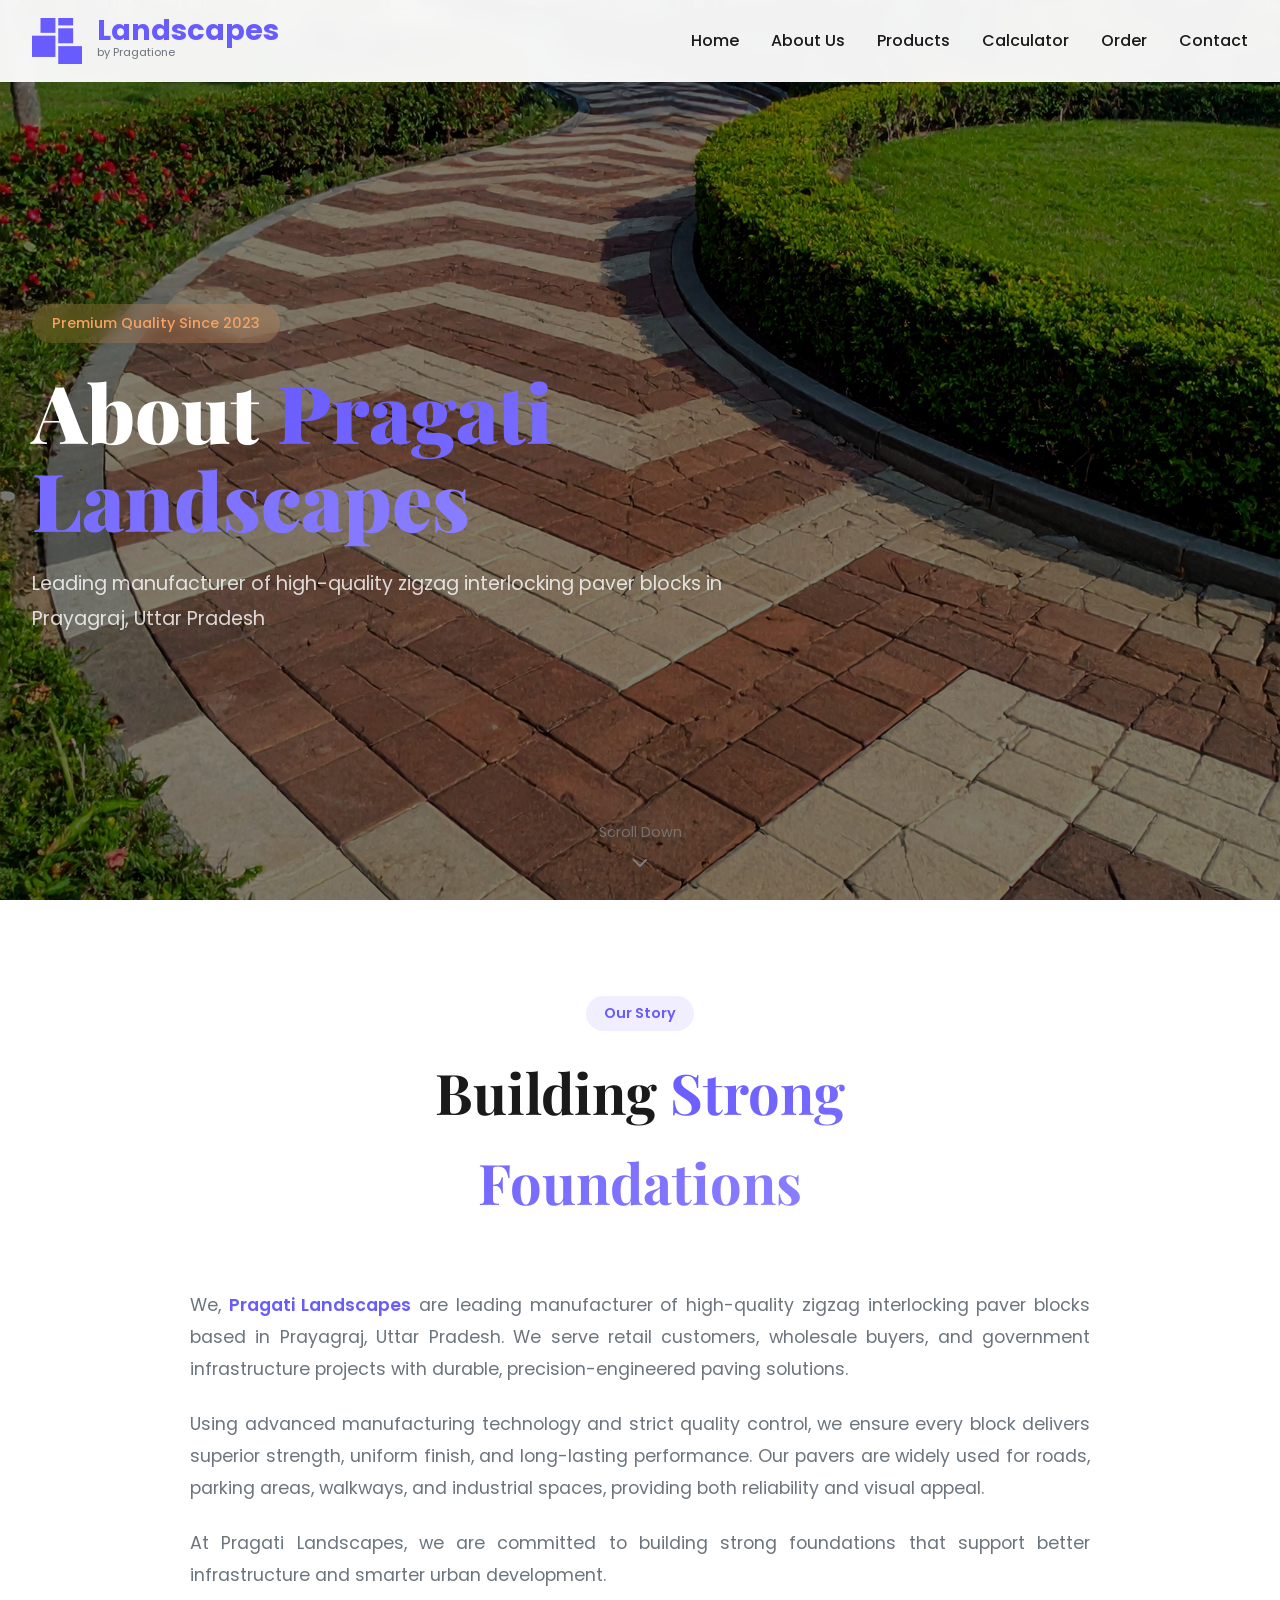
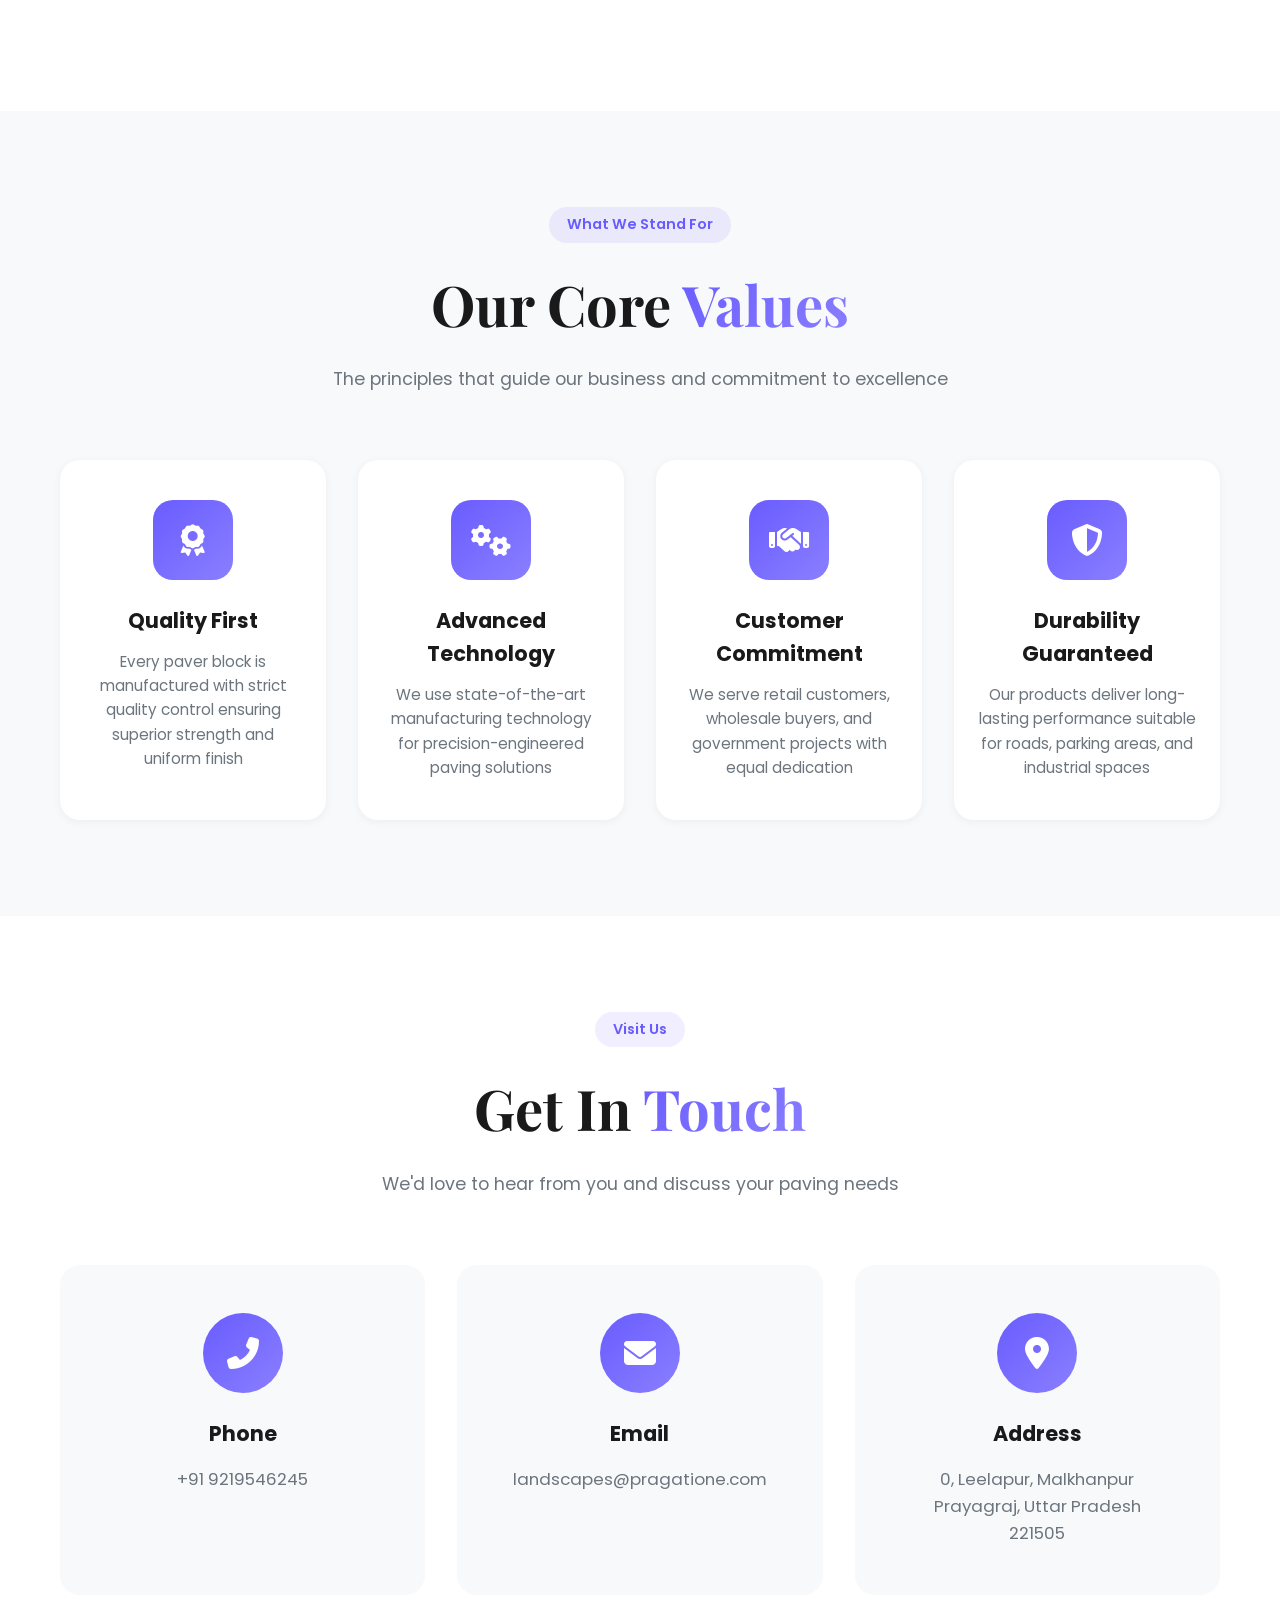
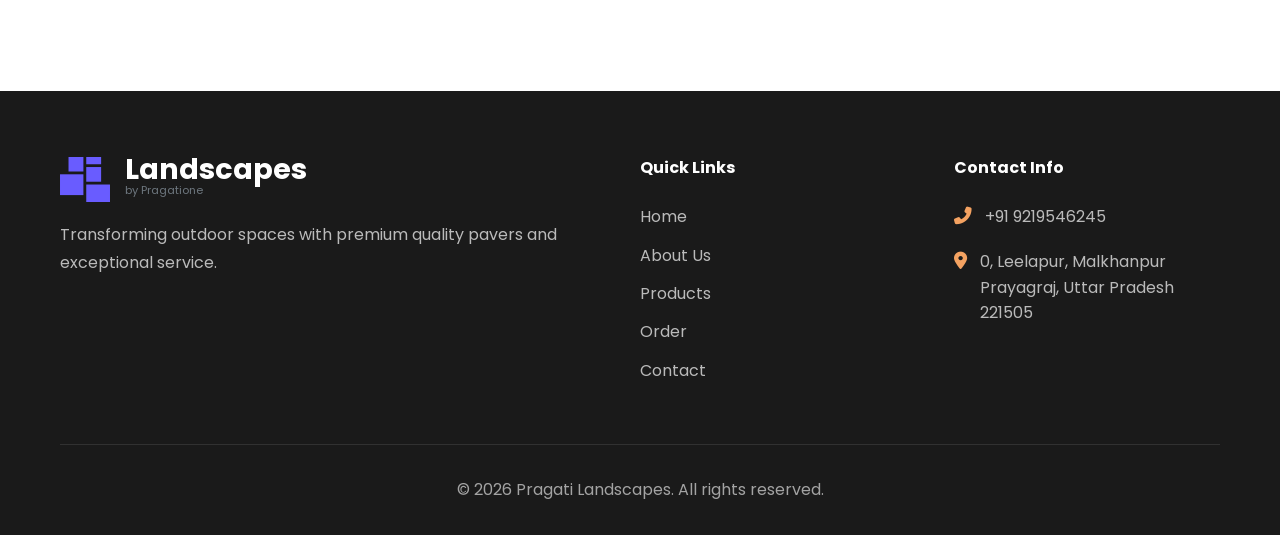
<file: about.html>
<!DOCTYPE html>
<html lang="en">
<head>
    <meta charset="UTF-8">
    <meta name="viewport" content="width=device-width, initial-scale=1.0">
    <title>About Us - Pragati Landscapes</title>

    <!-- Google Fonts -->
    <link href="https://fonts.googleapis.com/css2?family=Playfair+Display:wght@400;700;900&family=Poppins:wght@300;400;500;600;700&display=swap" rel="stylesheet">

    <!-- Font Awesome -->
    <link rel="stylesheet" href="https://cdnjs.cloudflare.com/ajax/libs/font-awesome/6.4.0/css/all.min.css">

    <!-- CSS -->
    <link rel="stylesheet" href="style.css">
</head>

<body>

<!-- ================= NAVIGATION ================= -->
<nav class="navbar">
    <div class="nav-container">
        <div class="logo">
            <img src="images/logo.svg" alt="Pragati Landscapes Logo" class="logo-icon">
            <span>Landscapes<br><small>by Pragatione</small></span>
        </div>
        <ul class="nav-menu">
            <li><a href="index.html#home" class="nav-link">Home</a></li>
            <li><a href="about.html" class="nav-link">About Us</a></li>
            <li><a href="index.html#products" class="nav-link">Products</a></li>
            <li><a href="index.html#calculator" class="nav-link">Calculator</a></li>
            <li><a href="index.html#order" class="nav-link">Order</a></li>
            <li><a href="index.html#contact" class="nav-link">Contact</a></li>
        </ul>
        <button class="nav-toggle" id="navToggle">
            <span></span>
            <span></span>
            <span></span>
        </button>
    </div>
</nav>

<!-- ================= ABOUT US HERO ================= -->
<section class="hero">
    <div class="hero-content">
        <div class="hero-text">
            <span class="hero-tag">Premium Quality Since 2023</span>
            <h1 class="hero-title">
                About <span class="gradient-text">Pragati Landscapes</span>
            </h1>
            <p class="hero-description">
                Leading manufacturer of high-quality zigzag interlocking paver blocks in Prayagraj, Uttar Pradesh
            </p>
        </div>
    </div>
    <div class="scroll-indicator">
        <span>Scroll Down</span>
        <i class="fas fa-chevron-down"></i>
    </div>
</section>

<!-- ================= ABOUT CONTENT ================= -->
<section class="about-section">
    <div class="container">
        <div class="about-content">
            <div class="about-text">
                <div class="section-header">
                    <span class="section-tag">Our Story</span>
                    <h2 class="section-title">Building <span class="gradient-text">Strong Foundations</span></h2>
                </div>
                <p class="about-paragraph">
                    We, <strong>Pragati Landscapes</strong> are leading manufacturer of high-quality zigzag interlocking paver blocks based in Prayagraj, Uttar Pradesh. We serve retail customers, wholesale buyers, and government infrastructure projects with durable, precision-engineered paving solutions.
                </p>
                <p class="about-paragraph">
                    Using advanced manufacturing technology and strict quality control, we ensure every block delivers superior strength, uniform finish, and long-lasting performance. Our pavers are widely used for roads, parking areas, walkways, and industrial spaces, providing both reliability and visual appeal.
                </p>
                <p class="about-paragraph">
                    At Pragati Landscapes, we are committed to building strong foundations that support better infrastructure and smarter urban development.
                </p>
            </div>
        </div>
    </div>
</section>

<!-- ================= OUR VALUES ================= -->
<section class="values-section">
    <div class="container">
        <div class="section-header">
            <span class="section-tag">What We Stand For</span>
            <h2 class="section-title">Our Core <span class="gradient-text">Values</span></h2>
            <p class="section-description">
                The principles that guide our business and commitment to excellence
            </p>
        </div>

        <div class="values-grid">
            <div class="value-card">
                <div class="value-icon">
                    <i class="fas fa-award"></i>
                </div>
                <h3>Quality First</h3>
                <p>Every paver block is manufactured with strict quality control ensuring superior strength and uniform finish</p>
            </div>

            <div class="value-card">
                <div class="value-icon">
                    <i class="fas fa-cogs"></i>
                </div>
                <h3>Advanced Technology</h3>
                <p>We use state-of-the-art manufacturing technology for precision-engineered paving solutions</p>
            </div>

            <div class="value-card">
                <div class="value-icon">
                    <i class="fas fa-handshake"></i>
                </div>
                <h3>Customer Commitment</h3>
                <p>We serve retail customers, wholesale buyers, and government projects with equal dedication</p>
            </div>

            <div class="value-card">
                <div class="value-icon">
                    <i class="fas fa-shield-alt"></i>
                </div>
                <h3>Durability Guaranteed</h3>
                <p>Our products deliver long-lasting performance suitable for roads, parking areas, and industrial spaces</p>
            </div>
        </div>
    </div>
</section>

<!-- ================= CONTACT INFO ================= -->
<section id="contact" class="contact-section">
    <div class="container">
        <div class="section-header">
            <span class="section-tag">Visit Us</span>
            <h2 class="section-title">Get In <span class="gradient-text">Touch</span></h2>
            <p class="section-description">
                We'd love to hear from you and discuss your paving needs
            </p>
        </div>

        <div class="contact-grid">
            <div class="contact-card">
                <div class="contact-icon">
                    <i class="fas fa-phone-alt"></i>
                </div>
                <h3>Phone</h3>
                <a href="tel:+919219546245">+91 9219546245</a>
            </div>

            <div class="contact-card">
                <div class="contact-icon">
                    <i class="fas fa-envelope"></i>
                </div>
                <h3>Email</h3>
                <a href="mailto:landscapes@pragatione.com">landscapes@pragatione.com</a>
            </div>

            <div class="contact-card">
                <div class="contact-icon">
                    <i class="fas fa-map-marker-alt"></i>
                </div>
                <h3>Address</h3>
                <p>0, Leelapur, Malkhanpur<br>Prayagraj, Uttar Pradesh<br>221505</p>
            </div>
        </div>
    </div>
</section>

<!-- ================= FOOTER ================= -->
<footer class="footer">
    <div class="container">
        <div class="footer-content">
            <div class="footer-brand">
                <div class="logo">
                    <img src="images/logo.svg" alt="Pragati Landscapes Logo" class="logo-icon">
                    <span>Landscapes<br><small>by Pragatione</small></span>
                </div>
                <p>Transforming outdoor spaces with premium quality pavers and exceptional service.</p>
            </div>

            <div class="footer-links">
                <h4>Quick Links</h4>
                <ul>
                    <li><a href="index.html#home">Home</a></li>
                    <li><a href="about.html">About Us</a></li>
                    <li><a href="index.html#products">Products</a></li>
                    <li><a href="index.html#order">Order</a></li>
                    <li><a href="index.html#contact">Contact</a></li>
                </ul>
            </div>

            <div class="footer-contact">
                <h4>Contact Info</h4>
                <div class="footer-contact-item">
                    <i class="fas fa-phone-alt"></i>
                    <a href="tel:+919219546245">+91 9219546245</a>
                </div>
                <div class="footer-contact-item">
                    <i class="fas fa-map-marker-alt"></i>
                    <span>0, Leelapur, Malkhanpur<br>Prayagraj, Uttar Pradesh<br>221505</span>
                </div>
            </div>
        </div>

        <div class="footer-bottom">
            <p>&copy; 2026 Pragati Landscapes. All rights reserved.</p>
        </div>
    </div>
</footer>

<!-- Scroll to Top Button -->
<button class="scroll-top" id="scrollTop">
    <i class="fas fa-arrow-up"></i>
</button>

<script src="main.js"></script>

</body>
</html>
</file>
<file: style.css>
/* ==================== GLOBAL STYLES ==================== */
* {
    margin: 0;
    padding: 0;
    box-sizing: border-box;
}

:root {
    --primary: #695CFF;
    --primary-light: #8A7FFF;
    --primary-dark: #4A3DCC;
    --secondary: #F4A261;
    --accent: #E76F51;
    --dark: #1a1a1a;
    --gray: #6c757d;
    --light: #f8f9fa;
    --white: #ffffff;
    --gradient: linear-gradient(135deg, #695CFF 0%, #8A7FFF 100%);
    --gradient-alt: linear-gradient(135deg, #F4A261 0%, #E76F51 100%);
    --shadow-sm: 0 2px 10px rgba(0, 0, 0, 0.05);
    --shadow-md: 0 4px 20px rgba(0, 0, 0, 0.1);
    --shadow-lg: 0 10px 40px rgba(0, 0, 0, 0.15);
}

html {
    scroll-behavior: smooth;
}

body {
    font-family: 'Poppins', sans-serif;
    line-height: 1.6;
    color: var(--dark);
    background: var(--white);
    overflow-x: hidden;
}

.container {
    max-width: 1200px;
    margin: 0 auto;
    padding: 0 20px;
}

.gradient-text {
    background: var(--gradient);
    -webkit-background-clip: text;
    -webkit-text-fill-color: transparent;
    background-clip: text;
}

/* ==================== NAVIGATION ==================== */
.navbar {
    position: fixed;
    top: 0;
    left: 0;
    width: 100%;
    z-index: 1000;
    background: rgba(255, 255, 255, 0.95);
    backdrop-filter: blur(10px);
    box-shadow: var(--shadow-sm);
    transition: all 0.3s ease;
}

.navbar.scrolled {
    background: rgba(255, 255, 255, 0.98);
    box-shadow: var(--shadow-md);
}

.nav-container {
    max-width: 1400px;
    margin: 0 auto;
    padding: 1rem 2rem;
    display: flex;
    justify-content: space-between;
    align-items: center;
}

.logo {
    display: flex;
    align-items: flex-start;
    gap: 15px;
    font-size: 1.8rem;
    font-weight: 700;
    color: var(--primary);
    line-height: 1.2;
}

.logo-icon {
    width: 50px;
    height: 50px;
    object-fit: contain;
    flex-shrink: 0;
}

.logo i {
    font-size: 2rem;
    color: var(--primary);
}

.logo span {
    display: flex;
    flex-direction: column;
    line-height: 1;
}

.logo small {
    font-size: 0.7rem;
    display: block;
    font-weight: 400;
    color: var(--gray);
    margin-top: 2px;
}

.nav-menu {
    display: flex;
    list-style: none;
    gap: 2rem;
}

.nav-link {
    text-decoration: none;
    color: var(--dark);
    font-weight: 500;
    transition: all 0.3s ease;
    position: relative;
}

.nav-link::after {
    content: '';
    position: absolute;
    bottom: -5px;
    left: 0;
    width: 0;
    height: 2px;
    background: var(--gradient);
    transition: width 0.3s ease;
}

.nav-link:hover {
    color: var(--primary);
}

.nav-link:hover::after {
    width: 100%;
}

.nav-toggle {
    display: none;
    flex-direction: column;
    gap: 5px;
    background: none;
    border: none;
    cursor: pointer;
}

.nav-toggle span {
    width: 25px;
    height: 3px;
    background: var(--primary);
    border-radius: 10px;
    transition: all 0.3s ease;
}

/* ==================== HERO SECTION ==================== */
.hero {
    position: relative;
    min-height: 100vh;
    display: flex;
    align-items: center;
    justify-content: center;
    background: url('images/garden-walkway.jpg') center/cover;
    overflow: hidden;
    padding-top: 80px;
}

.hero::before {
    content: '';
    position: absolute;
    top: 0;
    left: 0;
    right: 0;
    bottom: 0;
    background: rgba(0, 0, 0, 0.5);
    z-index: 1;
}

.hero-content {
    position: relative;
    z-index: 2;
    max-width: 1400px;
    padding: 2rem;
    width: 100%;
}

.hero-text {
    max-width: 700px;
    animation: fadeInUp 1s ease;
}

.hero-tag {
    display: inline-block;
    padding: 8px 20px;
    background: rgba(244, 162, 97, 0.2);
    color: var(--secondary);
    border-radius: 30px;
    font-size: 0.9rem;
    font-weight: 500;
    margin-bottom: 1.5rem;
    backdrop-filter: blur(10px);
}

.hero-title {
    font-family: 'Playfair Display', serif;
    font-size: clamp(3rem, 8vw, 5rem);
    font-weight: 900;
    line-height: 1.1;
    color: var(--white);
    margin-bottom: 1.5rem;
}

.hero-description {
    font-size: 1.2rem;
    color: rgba(255, 255, 255, 0.8);
    margin-bottom: 2.5rem;
    line-height: 1.8;
}

.hero-buttons {
    display: flex;
    gap: 1rem;
    flex-wrap: wrap;
}

.btn {
    display: inline-flex;
    align-items: center;
    gap: 10px;
    padding: 14px 32px;
    border-radius: 50px;
    text-decoration: none;
    font-weight: 600;
    transition: all 0.3s ease;
    border: none;
    cursor: pointer;
    font-size: 1rem;
}

.btn-primary {
    background: var(--gradient);
    color: var(--white);
    box-shadow: 0 4px 15px rgba(105, 92, 255, 0.3);
}

.btn-primary:hover {
    transform: translateY(-2px);
    box-shadow: 0 6px 25px rgba(105, 92, 255, 0.4);
}

.btn-secondary {
    background: var(--gradient);
    color: var(--white);
    backdrop-filter: blur(10px);
    transition: all 0.3s ease;
    border: 2px solid rgba(255, 255, 255, 0.3);
}

.btn-secondary:hover {
    background: var(--gradient);
    border-color: var(--white);
}

.btn-full {
    width: 100%;
    justify-content: center;
}

.hero-stats {
    display: grid;
    grid-template-columns: repeat(auto-fit, minmax(150px, 1fr));
    gap: 2rem;
    margin-top: 4rem;
}

.stat-card {
    text-align: center;
    padding: 2rem;
    background: rgba(255, 255, 255, 0.05);
    backdrop-filter: blur(10px);
    border-radius: 20px;
    border: 1px solid rgba(255, 255, 255, 0.1);
    transition: all 0.3s ease;
}

.stat-card:hover {
    background: rgba(255, 255, 255, 0.1);
    transform: translateY(-5px);
}

.stat-card i {
    font-size: 2.5rem;
    color: var(--secondary);
    margin-bottom: 1rem;
}

.stat-card h3 {
    font-size: 2.5rem;
    color: var(--white);
    margin-bottom: 0.5rem;
}

.stat-card p {
    color: rgba(255, 255, 255, 0.7);
    font-size: 0.95rem;
}

.scroll-indicator {
    position: absolute;
    bottom: 30px;
    left: 50%;
    transform: translateX(-50%);
    display: flex;
    flex-direction: column;
    align-items: center;
    gap: 10px;
    color: var(--white);
    animation: bounce 2s infinite;
}

.scroll-indicator span {
    font-size: 0.9rem;
    opacity: 0.8;
}

/* ==================== FEATURES ==================== */
.features {
    padding: 5rem 0;
    background: var(--light);
}

.feature-grid {
    display: grid;
    grid-template-columns: repeat(auto-fit, minmax(250px, 1fr));
    gap: 2rem;
}

.feature-card {
    text-align: center;
    padding: 2.5rem 1.5rem;
    background: var(--white);
    border-radius: 20px;
    box-shadow: var(--shadow-sm);
    transition: all 0.3s ease;
}

.feature-card:hover {
    transform: translateY(-10px);
    box-shadow: var(--shadow-lg);
}

.feature-icon {
    width: 80px;
    height: 80px;
    margin: 0 auto 1.5rem;
    display: flex;
    align-items: center;
    justify-content: center;
    background: var(--gradient);
    border-radius: 20px;
    color: var(--white);
    font-size: 2rem;
}

.feature-card h3 {
    font-size: 1.3rem;
    margin-bottom: 0.8rem;
    color: var(--dark);
}

.feature-card p {
    color: var(--gray);
    font-size: 0.95rem;
}

/* ==================== APPLICATIONS SECTION ==================== */
.applications-section {
    padding: 6rem 0;
    background: linear-gradient(135deg, #f8f9fa 0%, #ffffff 100%);
}

.applications-grid {
    display: grid;
    grid-template-columns: repeat(auto-fit, minmax(320px, 1fr));
    gap: 2.5rem;
}

.application-card {
    background: var(--white);
    border-radius: 20px;
    overflow: hidden;
    box-shadow: var(--shadow-md);
    transition: all 0.3s ease;
}

.application-card:hover {
    transform: translateY(-10px);
    box-shadow: var(--shadow-lg);
}

.application-image {
    height: 250px;
    overflow: hidden;
}

.application-image img {
    width: 100%;
    height: 100%;
    object-fit: cover;
    transition: transform 0.5s ease;
}

.application-card:hover .application-image img {
    transform: scale(1.1);
}

.application-content {
    padding: 2rem;
    text-align: center;
}

.application-icon {
    width: 70px;
    height: 70px;
    margin: -15px auto 1.5rem;
    display: flex;
    align-items: center;
    justify-content: center;
    background: var(--gradient);
    border-radius: 50%;
    color: var(--white);
    font-size: 1.8rem;
    box-shadow: 0 4px 15px rgba(105, 92, 255, 0.3);
}

.application-content h3 {
    font-size: 1.4rem;
    margin-bottom: 1rem;
    color: var(--dark);
    font-weight: 600;
}

.application-content p {
    color: var(--gray);
    font-size: 1rem;
    line-height: 1.7;
}

/* ==================== SECTION HEADERS ==================== */
.section-header {
    text-align: center;
    max-width: 700px;
    margin: 0 auto 4rem;
}

.section-tag {
    display: inline-block;
    padding: 6px 18px;
    background: rgba(105, 92, 255, 0.1);
    color: var(--primary);
    border-radius: 30px;
    font-size: 0.9rem;
    font-weight: 600;
    margin-bottom: 1rem;
}

.section-title {
    font-family: 'Playfair Display', serif;
    font-size: clamp(2.5rem, 5vw, 3.5rem);
    font-weight: 700;
    margin-bottom: 1rem;
    color: var(--dark);
}

.section-description {
    font-size: 1.1rem;
    color: var(--gray);
    line-height: 1.8;
}

/* ==================== PRODUCTS ==================== */
.products-section {
    padding: 6rem 0;
    background: var(--white);
}

.products-grid {
    display: grid;
    grid-template-columns: repeat(auto-fit, minmax(300px, 1fr));
    gap: 2.5rem;
}

.product-card {
    background: var(--white);
    border-radius: 20px;
    overflow: hidden;
    box-shadow: var(--shadow-sm);
    transition: all 0.3s ease;
}

.product-card:hover {
    transform: translateY(-10px);
    box-shadow: var(--shadow-lg);
}

.product-image {
    position: relative;
    overflow: hidden;
    height: 300px;
}

.product-image img {
    width: 100%;
    height: 100%;
    object-fit: cover;
    transition: transform 0.5s ease;
}

.product-card:hover .product-image img {
    transform: scale(1.1);
}

.product-overlay {
    position: absolute;
    inset: 0;
    background: rgba(0, 0, 0, 0.6);
    display: flex;
    align-items: center;
    justify-content: center;
    opacity: 0;
    transition: opacity 0.3s ease;
}



.quick-view {
    padding: 12px 24px;
    background: var(--white);
    color: var(--primary);
    border: none;
    border-radius: 30px;
    font-weight: 600;
    cursor: pointer;
    transition: all 0.3s ease;
}

.quick-view:hover {
    background: var(--primary);
    color: var(--white);
}

.product-info {
    padding: 1.5rem;
}

.product-info h3 {
    font-size: 1.3rem;
    margin-bottom: 0.5rem;
    color: var(--dark);
}

.product-info p {
    color: var(--gray);
    font-size: 0.95rem;
    margin-bottom: 1rem;
}

.product-meta {
    display: flex;
    justify-content: space-between;
    align-items: center;
}

.price {
    font-weight: 600;
    color: var(--primary);
}

.rating {
    color: var(--secondary);
    font-size: 0.9rem;
}

/* ==================== PAVER CALCULATOR ==================== */
.calculator-section {
    padding: 6rem 0;
    background: var(--white);
}

.calculator-wrapper {
    display: flex;
    justify-content: center;
    align-items: start;
}

.calculator-card {
    background: var(--light);
    padding: 2.5rem;
    border-radius: 20px;
    box-shadow: var(--shadow-sm);
    width: 100%;
    max-width: 1000px;
}

.calculator-form h3 {
    font-size: 1.3rem;
    margin-bottom: 1.5rem;
    color: var(--dark);
    display: flex;
    align-items: center;
    gap: 0.8rem;
}

.calculator-form h3 i {
    color: var(--primary);
}

.calc-row {
    display: grid;
    grid-template-columns: 1fr 1fr;
    gap: 1.2rem;
    margin-bottom: 1.2rem;
}

.calc-group {
    display: flex;
    flex-direction: column;
    gap: 0.5rem;
    margin-bottom: 1.2rem;
}

.calc-group label {
    display: flex;
    align-items: center;
    gap: 0.5rem;
    font-weight: 600;
    color: var(--dark);
    font-size: 0.95rem;
}

.calc-group label i {
    color: var(--primary);
}

.calc-group input,
.calc-group select {
    padding: 12px 16px;
    border: 2px solid #e0e0e0;
    border-radius: 10px;
    font-family: 'Poppins', sans-serif;
    font-size: 0.95rem;
    transition: all 0.3s ease;
    background: var(--white);
}

.calc-group input:focus,
.calc-group select:focus {
    outline: none;
    border-color: var(--primary);
    box-shadow: 0 0 0 4px rgba(45, 106, 79, 0.1);
}

.input-with-unit {
    display: grid;
    grid-template-columns: 1fr auto;
    gap: 0.5rem;
}

.input-with-unit select {
    min-width: 100px;
}

/* Inline Results */
.inline-results {
    margin-top: 2rem;
    animation: slideDown 0.4s ease;
}

@keyframes slideDown {
    from {
        opacity: 0;
        transform: translateY(-10px);
    }
    to {
        opacity: 1;
        transform: translateY(0);
    }
}

.result-divider {
    height: 1px;
    background: linear-gradient(to right, transparent, var(--primary), transparent);
    margin-bottom: 1.5rem;
}

.inline-result-grid {
    display: grid;
    grid-template-columns: 1fr 1fr;
    gap: 1.2rem;
    margin-bottom: 1.5rem;
}

.inline-result-item {
    background: var(--white);
    padding: 1.3rem;
    border-radius: 12px;
    border: 2px solid #e0e0e0;
    transition: all 0.3s ease;
}

.inline-result-item:hover {
    border-color: var(--primary);
    transform: translateY(-2px);
    box-shadow: var(--shadow-sm);
}

.inline-result-item.highlight {
    background: var(--gradient);
    border-color: var(--primary);
}

.inline-result-label {
    display: flex;
    align-items: center;
    gap: 0.5rem;
    font-size: 0.85rem;
    color: var(--gray);
    margin-bottom: 0.6rem;
    font-weight: 500;
}

.inline-result-item.highlight .inline-result-label {
    color: rgba(255, 255, 255, 0.9);
}

.inline-result-label i {
    font-size: 0.9rem;
    color: var(--primary);
}

.inline-result-item.highlight .inline-result-label i {
    color: var(--white);
}

.inline-result-value {
    font-size: 1.8rem;
    font-weight: 700;
    color: var(--dark);
    line-height: 1.2;
}

.inline-result-item.highlight .inline-result-value {
    color: var(--white);
}

.inline-result-note {
    display: block;
    font-size: 0.75rem;
    color: var(--gray);
    margin-top: 0.4rem;
}

.inline-result-item.highlight .inline-result-note {
    color: rgba(255, 255, 255, 0.85);
}

/* Calculator Info Card */
.calculator-info {
    display: flex;
    align-items: center;
}

.info-card {
    background: rgba(105, 92, 255, 0.05);
    padding: 2rem;
    border-radius: 16px;
    border-left: 4px solid var(--primary);
    display: flex;
    gap: 1.5rem;
    align-items: start;
}

.info-card i {
    font-size: 2rem;
    color: var(--primary);
    flex-shrink: 0;
    margin-top: 0.2rem;
}

.info-card h4 {
    font-size: 1.1rem;
    color: var(--dark);
    margin-bottom: 0.5rem;
    font-weight: 600;
}

.info-card p {
    font-size: 0.9rem;
    color: var(--gray);
    line-height: 1.6;
    margin: 0;
}

.calculator-notes {
    background: rgba(105, 92, 255, 0.05);
    padding: 1.2rem;
    border-radius: 10px;
    border-left: 3px solid var(--primary);
    margin-bottom: 1.5rem;
}

.calculator-notes h4 {
    font-size: 0.9rem;
    color: var(--primary);
    margin-bottom: 0.8rem;
    display: flex;
    align-items: center;
    gap: 0.4rem;
    font-weight: 600;
}

.calculator-notes h4 i {
    font-size: 0.85rem;
}

.calculator-notes ul {
    list-style: none;
    padding: 0;
    margin: 0;
}

.calculator-notes li {
    padding: 0.3rem 0;
    color: var(--gray);
    font-size: 0.8rem;
    position: relative;
    padding-left: 1.2rem;
    line-height: 1.4;
}

.calculator-notes li::before {
    content: '•';
    position: absolute;
    left: 0;
    color: var(--primary);
    font-weight: 700;
    font-size: 0.9rem;
}

/* ==================== ORDER SECTION ==================== */
.order-section {
    padding: 6rem 0;
    background: linear-gradient(135deg, #f8f9fa 0%, #ffffff 100%);
}

.order-wrapper {
    display: grid;
    grid-template-columns: 1fr 1fr;
    gap: 4rem;
    align-items: start;
}

.order-left .section-header {
    text-align: left;
    margin-bottom: 3rem;
}

.order-features {
    display: flex;
    flex-direction: column;
    gap: 2rem;
}

.order-feature-item {
    display: flex;
    gap: 1.5rem;
    align-items: start;
}

.order-feature-item i {
    font-size: 2rem;
    color: var(--primary);
    flex-shrink: 0;
}

.order-feature-item h4 {
    font-size: 1.2rem;
    margin-bottom: 0.3rem;
    color: var(--dark);
}

.order-feature-item p {
    color: var(--gray);
    font-size: 0.95rem;
}

.form-card {
    background: var(--white);
    padding: 3rem;
    border-radius: 30px;
    box-shadow: var(--shadow-lg);
}

.message {
    display: none;
    align-items: start;
    gap: 1rem;
    padding: 1.5rem;
    border-radius: 15px;
    margin-bottom: 2rem;
    animation: slideInDown 0.5s ease;
}

.message i {
    font-size: 1.8rem;
    flex-shrink: 0;
}

.message h4 {
    margin-bottom: 0.3rem;
    font-size: 1.1rem;
}

.message p {
    font-size: 0.95rem;
    margin: 0;
}

.success-msg {
    background: rgba(105, 92, 255, 0.1);
    color: var(--primary);
    border: 2px solid var(--primary);
}

.error-msg {
    background: rgba(231, 111, 81, 0.1);
    color: var(--accent);
    border: 2px solid var(--accent);
}

.order-form {
    display: flex;
    flex-direction: column;
    gap: 1.5rem;
}

.form-group {
    display: flex;
    flex-direction: column;
    gap: 0.5rem;
}

.form-group label {
    display: flex;
    align-items: center;
    gap: 0.5rem;
    font-weight: 600;
    color: var(--dark);
    font-size: 0.95rem;
}

.form-group label i {
    color: var(--primary);
}

.form-group input,
.form-group textarea {
    padding: 14px 18px;
    border: 2px solid #e0e0e0;
    border-radius: 12px;
    font-family: 'Poppins', sans-serif;
    font-size: 1rem;
    transition: all 0.3s ease;
    background: var(--white);
}

.form-group input:focus,
.form-group textarea:focus {
    outline: none;
    border-color: var(--primary);
    box-shadow: 0 0 0 4px rgba(45, 106, 79, 0.1);
}

.form-group textarea {
    resize: vertical;
    min-height: 100px;
}

/* ==================== ABOUT SECTION ==================== */
.about-section {
    padding: 6rem 0;
    background: var(--white);
}

.about-content {
    max-width: 900px;
    margin: 0 auto;
}

.about-text {
    text-align: center;
}

.about-paragraph {
    font-size: 1.1rem;
    line-height: 1.8;
    color: var(--gray);
    margin-bottom: 1.5rem;
    text-align: justify;
}

.about-paragraph strong {
    color: var(--primary);
    font-weight: 600;
}

/* ==================== VALUES SECTION ==================== */
.values-section {
    padding: 6rem 0;
    background: var(--light);
}

.values-grid {
    display: grid;
    grid-template-columns: repeat(auto-fit, minmax(250px, 1fr));
    gap: 2rem;
}

.value-card {
    text-align: center;
    padding: 2.5rem 1.5rem;
    background: var(--white);
    border-radius: 20px;
    box-shadow: var(--shadow-sm);
    transition: all 0.3s ease;
}

.value-card:hover {
    transform: translateY(-10px);
    box-shadow: var(--shadow-lg);
}

.value-icon {
    width: 80px;
    height: 80px;
    margin: 0 auto 1.5rem;
    display: flex;
    align-items: center;
    justify-content: center;
    background: var(--gradient);
    border-radius: 20px;
    color: var(--white);
    font-size: 2rem;
}

.value-card h3 {
    font-size: 1.3rem;
    margin-bottom: 0.8rem;
    color: var(--dark);
}

.value-card p {
    color: var(--gray);
    font-size: 0.95rem;
    line-height: 1.6;
}

/* ==================== CONTACT SECTION ==================== */
.contact-section {
    padding: 6rem 0;
    background: var(--white);
}

.contact-grid {
    display: grid;
    grid-template-columns: repeat(auto-fit, minmax(280px, 1fr));
    gap: 2rem;
}

.contact-card {
    text-align: center;
    padding: 3rem 2rem;
    background: var(--light);
    border-radius: 20px;
    transition: all 0.3s ease;
}

.contact-card:hover {
    background: var(--white);
    box-shadow: var(--shadow-lg);
    transform: translateY(-5px);
}

.contact-icon {
    width: 80px;
    height: 80px;
    margin: 0 auto 1.5rem;
    display: flex;
    align-items: center;
    justify-content: center;
    background: var(--gradient);
    border-radius: 50%;
    color: var(--white);
    font-size: 2rem;
}

.contact-card h3 {
    font-size: 1.3rem;
    margin-bottom: 1rem;
    color: var(--dark);
}

.contact-card a,
.contact-card p {
    color: var(--gray);
    text-decoration: none;
    transition: color 0.3s ease;
    font-size: 1.05rem;
}

.contact-card a:hover {
    color: var(--primary);
}

/* ==================== FOOTER ==================== */
.footer {
    background: var(--dark);
    color: var(--white);
    padding: 4rem 0 2rem;
}

.footer-content {
    display: grid;
    grid-template-columns: 2fr 1fr 1fr;
    gap: 3rem;
    margin-bottom: 3rem;
}

.footer-contact h4 {
    margin-bottom: 1.5rem;
    color: var(--white);
}

.footer-contact-item {
    display: flex;
    align-items: flex-start;
    gap: 0.8rem;
    margin-bottom: 1.2rem;
}

.footer-contact-item i {
    color: var(--secondary);
    font-size: 1.1rem;
    margin-top: 0.2rem;
    flex-shrink: 0;
}

.footer-contact-item a,
.footer-contact-item span {
    color: rgba(255, 255, 255, 0.7);
    text-decoration: none;
    line-height: 1.6;
    transition: color 0.3s ease;
}

.footer-contact-item a:hover {
    color: var(--secondary);
}

.footer-brand .logo {
    margin-bottom: 1rem;
    color: var(--white);
}

.footer-brand p {
    color: rgba(255, 255, 255, 0.7);
    line-height: 1.8;
}

.footer-links h4,
.footer-social h4 {
    margin-bottom: 1.5rem;
    color: var(--white);
}

.footer-links ul {
    list-style: none;
}

.footer-links li {
    margin-bottom: 0.8rem;
}

.footer-links a {
    color: rgba(255, 255, 255, 0.7);
    text-decoration: none;
    transition: all 0.3s ease;
}

.footer-links a:hover {
    color: var(--secondary);
    padding-left: 5px;
}

.social-links {
    display: flex;
    gap: 1rem;
}

.social-links a {
    width: 45px;
    height: 45px;
    display: flex;
    align-items: center;
    justify-content: center;
    background: rgba(255, 255, 255, 0.1);
    border-radius: 50%;
    color: var(--white);
    transition: all 0.3s ease;
}

.social-links a:hover {
    background: var(--primary);
    transform: translateY(-3px);
}

.footer-bottom {
    text-align: center;
    padding-top: 2rem;
    border-top: 1px solid rgba(255, 255, 255, 0.1);
    color: rgba(255, 255, 255, 0.6);
}

/* ==================== SCROLL TO TOP ==================== */
.scroll-top {
    position: fixed;
    bottom: 30px;
    right: 30px;
    width: 50px;
    height: 50px;
    background: var(--gradient);
    color: var(--white);
    border: none;
    border-radius: 50%;
    font-size: 1.2rem;
    cursor: pointer;
    opacity: 0;
    visibility: hidden;
    transition: all 0.3s ease;
    z-index: 999;
    box-shadow: var(--shadow-md);
}

.scroll-top.active {
    opacity: 1;
    visibility: visible;
}

.scroll-top:hover {
    transform: translateY(-5px);
    box-shadow: var(--shadow-lg);
}

/* ==================== ANIMATIONS ==================== */
@keyframes fadeInUp {
    from {
        opacity: 0;
        transform: translateY(30px);
    }
    to {
        opacity: 1;
        transform: translateY(0);
    }
}

@keyframes slideInDown {
    from {
        opacity: 0;
        transform: translateY(-20px);
    }
    to {
        opacity: 1;
        transform: translateY(0);
    }
}

@keyframes bounce {
    0%, 20%, 50%, 80%, 100% {
        transform: translateX(-50%) translateY(0);
    }
    40% {
        transform: translateX(-50%) translateY(-10px);
    }
    60% {
        transform: translateX(-50%) translateY(-5px);
    }
}

/* ==================== RESPONSIVE ==================== */
@media (max-width: 1024px) {
    .calculator-wrapper {
        grid-template-columns: 1fr;
    }

    .order-wrapper {
        grid-template-columns: 1fr;
        gap: 3rem;
    }

    .footer-content {
        grid-template-columns: 1fr;
        gap: 2rem;
    }

    .gallery-item-large {
        grid-column: span 1;
        height: 300px;
    }
}

@media (max-width: 768px) {
    .nav-menu {
        position: fixed;
        top: 80px;
        left: -100%;
        width: 100%;
        height: calc(100vh - 80px);
        background: var(--white);
        flex-direction: column;
        align-items: center;
        padding: 3rem;
        transition: left 0.3s ease;
        box-shadow: var(--shadow-lg);
    }

    .nav-menu.active {
        left: 0;
    }

    .nav-toggle {
        display: flex;
    }

    .hero {
        min-height: 90vh;
    }

    .hero-title {
        font-size: 2.5rem;
    }

    .hero-stats {
        grid-template-columns: 1fr;
        gap: 1rem;
    }

    .products-grid {
        grid-template-columns: 1fr;
    }

    .applications-grid {
        grid-template-columns: 1fr;
    }

    .form-card {
        padding: 2rem;
    }

    .calculator-card {
        padding: 2rem;
    }

    .calc-row {
        grid-template-columns: 1fr;
    }

    .inline-result-grid {
        grid-template-columns: 1fr;
    }

    .hero-buttons {
        flex-direction: column;
    }

    .btn {
        width: 100%;
        justify-content: center;
    }

    .gallery-grid {
        grid-template-columns: 1fr;
    }

    .gallery-item {
        height: 250px;
    }
}

@media (max-width: 480px) {
    .hero-title {
        font-size: 2rem;
    }

    .section-title {
        font-size: 2rem;
    }

    .nav-container {
        padding: 1rem;
    }
}
</file>
